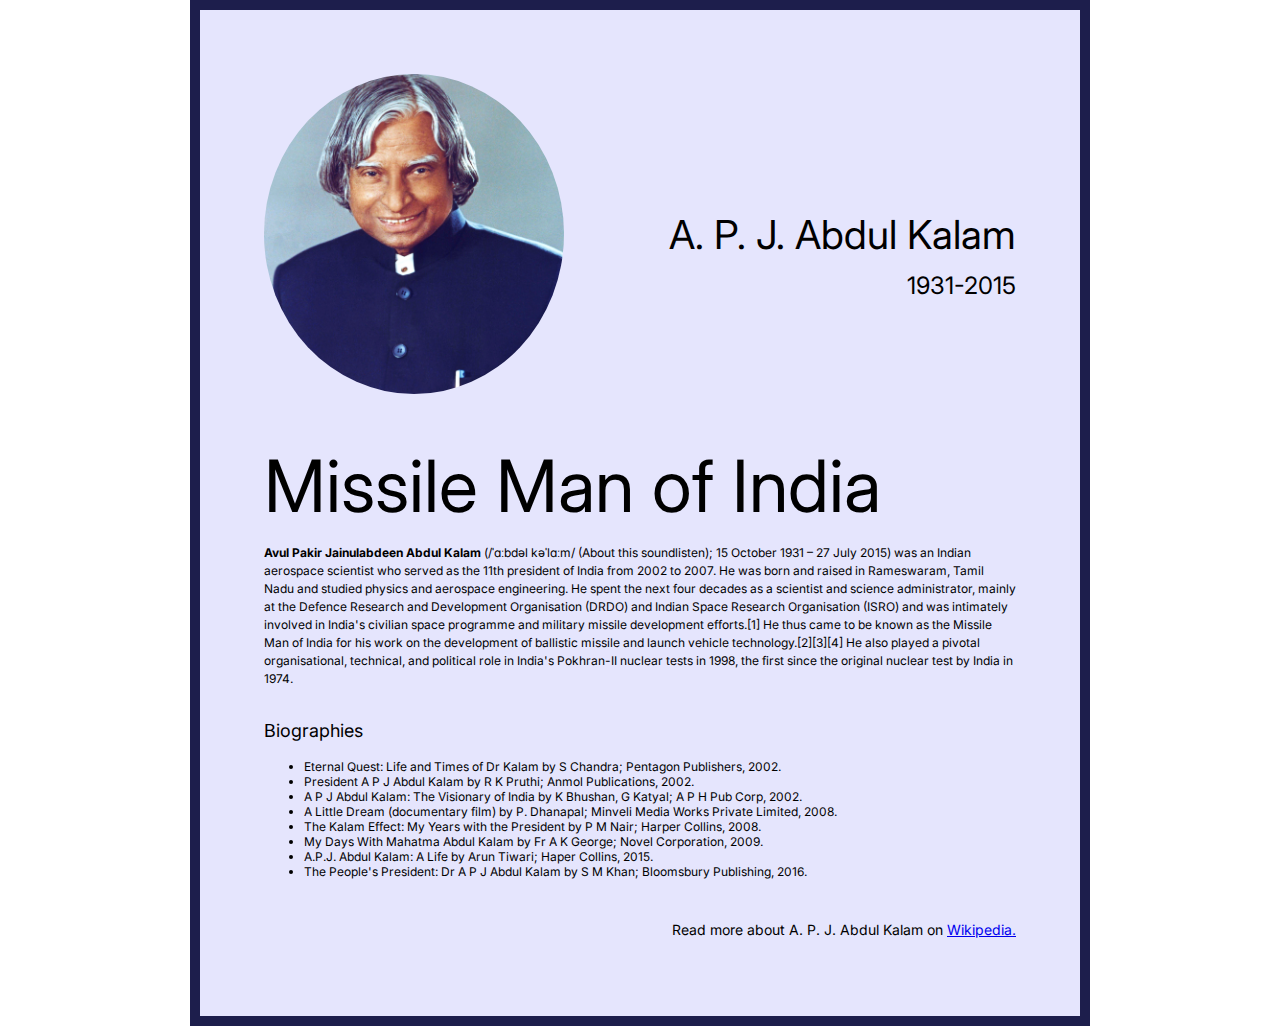
<file: 1st/index.html>
<!DOCTYPE html>
<html lang="en">
  <head>
    <meta charset="UTF-8" />
    <meta name="viewport" content="width=device-width, initial-scale=1.0" />
    <title>Document</title>
    <link rel="preconnect" href="https://fonts.googleapis.com" />
    <link rel="preconnect" href="https://fonts.gstatic.com" crossorigin />
    <link
      href="https://fonts.googleapis.com/css2?family=Inter:ital,opsz,wght@0,14..32,100..900;1,14..32,100..900&display=swap"
      rel="stylesheet"
    />
    <link rel="stylesheet" href="style.css" />
  </head>
  <body>
    <main>
      <div class="container">
        <div class="profile">
          <div class="profile-pic-container">
            <img src="images/apj.jpg" alt="" class="profile-pic" />
          </div>
          <div class="profile-text">
            <h2 class="profile-name">A. P. J. Abdul Kalam</h2>
            <p class="dates">1931-2015</p>
          </div>
        </div>
        <section class="content">
          <h1 class="content-title">Missile Man of India</h1>
          <p class="content-text">
            <strong>Avul Pakir Jainulabdeen Abdul Kalam</strong> (/ˈɑːbdəl kəˈlɑːm/ (About this
            soundlisten); 15 October 1931 – 27 July 2015) was an Indian
            aerospace scientist who served as the 11th president of India from
            2002 to 2007. He was born and raised in Rameswaram, Tamil Nadu and
            studied physics and aerospace engineering. He spent the next four
            decades as a scientist and science administrator, mainly at the
            Defence Research and Development Organisation (DRDO) and Indian
            Space Research Organisation (ISRO) and was intimately involved in
            India's civilian space programme and military missile development
            efforts.[1] He thus came to be known as the Missile Man of India for
            his work on the development of ballistic missile and launch vehicle
            technology.[2][3][4] He also played a pivotal organisational,
            technical, and political role in India's Pokhran-II nuclear tests in
            1998, the first since the original nuclear test by India in 1974.
          </p>
        </section>
        <section class="bio">
          <h3 class="bio-title">Biographies</h3>
          <ul class="bio-list">
            <li class="bio-list-item">
              Eternal Quest: Life and Times of Dr Kalam by S Chandra; Pentagon
              Publishers, 2002.
            </li>
            <li class="bio-list-item">
              President A P J Abdul Kalam by R K Pruthi; Anmol Publications,
              2002.
            </li>
            <li class="bio-list-item">
              A P J Abdul Kalam: The Visionary of India by K Bhushan, G Katyal;
              A P H Pub Corp, 2002.
            </li>
            <li class="bio-list-item">
              A Little Dream (documentary film) by P. Dhanapal; Minveli Media
              Works Private Limited, 2008.
            </li>
            <li class="bio-list-item">
              The Kalam Effect: My Years with the President by P M Nair; Harper
              Collins, 2008.
            </li>
            <li class="bio-list-item">
              My Days With Mahatma Abdul Kalam by Fr A K George; Novel
              Corporation, 2009.
            </li>
            <li class="bio-list-item">
              A.P.J. Abdul Kalam: A Life by Arun Tiwari; Haper Collins, 2015.
            </li>
            <li class="bio-list-item">
              The People's President: Dr A P J Abdul Kalam by S M Khan;
              Bloomsbury Publishing, 2016.
            </li>
          </ul>
        </section>
        <footer>
          <p class="read-more">
            Read more about A. P. J. Abdul Kalam on
            <a href="https://en.wikipedia.org/wiki/A._P._J._Abdul_Kalam"
              >Wikipedia.</a
            >
          </p>
        </footer>
      </div>
    </main>
  </body>
</html>
</file>
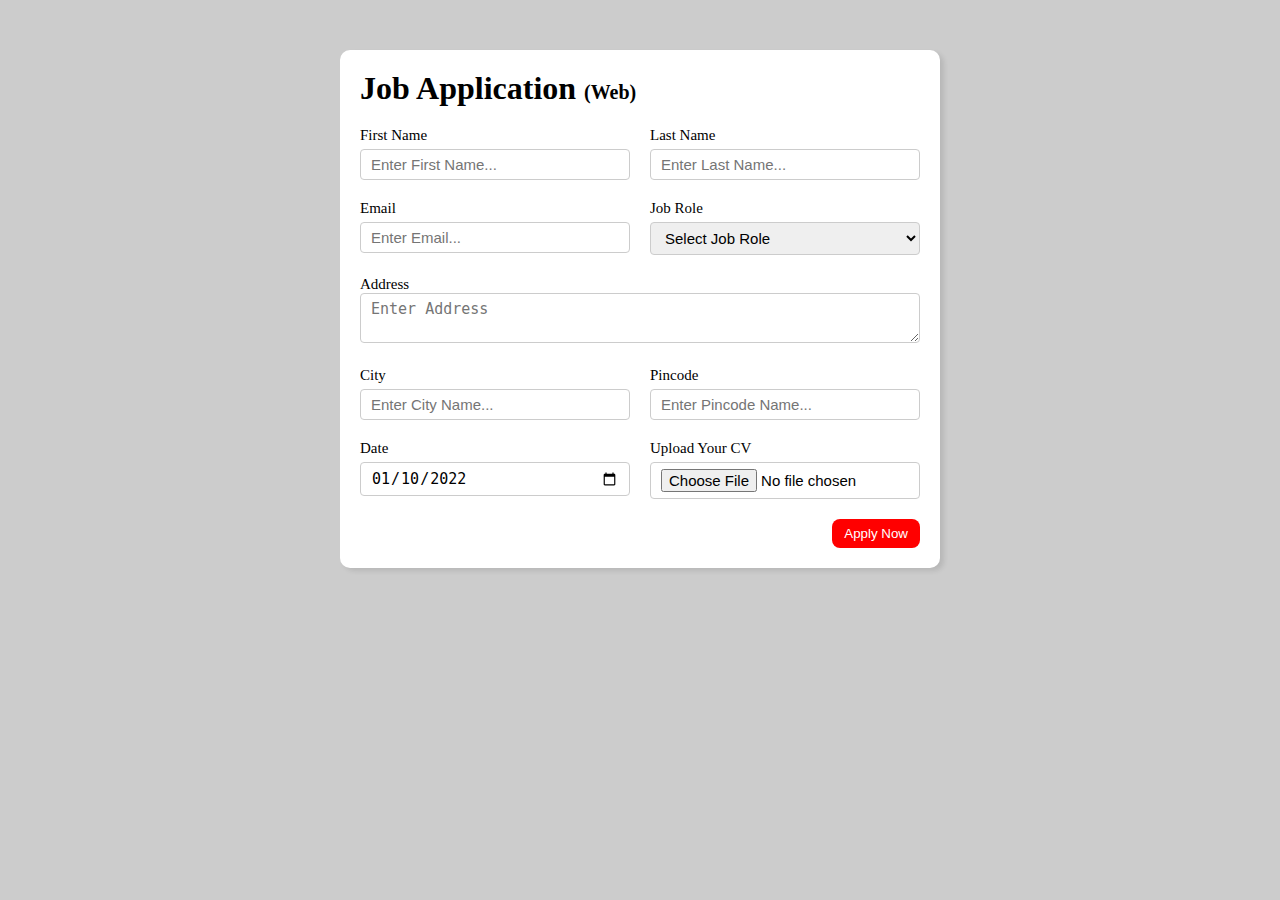
<file: 2nd/index.html>
<!DOCTYPE html>
<html lang="en">
  <head>
    <meta charset="UTF-8" />
    <meta http-equiv="X-UA-Compatible" content="IE=edge" />
    <meta name="viewport" content="width=device-width, initial-scale=1.0" />
    <title>Job Application Form</title>
    <link rel="preconnect" href="https://fonts.googleapis.com" />
    <link rel="preconnect" href="https://fonts.gstatic.com" crossorigin />
    <link
      href="https://fonts.googleapis.com/css2?family=Inter:ital,opsz,wght@0,14..32,100..900;1,14..32,100..900&display=swap"
      rel="stylesheet"
    />
    <!-- <link rel="stylesheet" href="style.css" /> -->
     <link rel="stylesheet" href="grid.css">
  </head>
  <body>
    <main>
      <div class="container">
        <div class="apply_box">
          <h1 class="site-title">
            Job Application
            <span class="title_small">(Web)</span>
          </h1>
          <form action="">
            <div class="form_container">
              <div class="form_control">
                <label for="first_name"> First Name </label>
                <input
                  id="first_name"
                  name="first_name"
                  placeholder="Enter First Name..."
                />
              </div>
              <div class="form_control">
                <label for="last_name"> Last Name </label>
                <input
                  id="last_name"
                  name="last_name"
                  placeholder="Enter Last Name..."
                />
              </div>
              <div class="form_control">
                <label for="email"> Email </label>
                <input
                  type="email"
                  id="email"
                  name="email"
                  placeholder="Enter Email..."
                />
              </div>
              <div class="form_control">
                <label for="job_role"> Job Role </label>
                <select id="job_role" name="job_role">
                  <option value="">Select Job Role</option>
                  <option value="frontend">Frontend Developer</option>
                  <option value="backend">Backend Developer</option>
                  <option value="full_stack">Full Stack Developer</option>
                  <option value="ui_ux">UI UX Designer</option>
                </select>
              </div>
              <div class="textarea_control">
                <label for="address"> Address </label>
                <textarea
                  id="address"
                  name="address"
                  row="4"
                  cols="50"
                  placeholder="Enter Address"
                ></textarea>
              </div>
              <div class="form_control">
                <label for="city"> City </label>
                <input id="city" name="city" placeholder="Enter City Name..." />
              </div>
              <div class="form_control">
                <label for="pincode"> Pincode </label>
                <input
                  type="number"
                  id="pincode"
                  name="pincode"
                  placeholder="Enter Pincode Name..."
                />
              </div>
              <div class="form_control">
                <label for="date"> Date </label>
                <input value="2022-01-10" type="date" id="date" name="date" />
              </div>
              <div class="form_control">
                <label for="upload"> Upload Your CV </label>
                <input type="file" id="upload" name="upload" />
              </div>
            </div>
            <div class="button_container">
              <button type="submit">Apply Now</button>
            </div>
          </form>
        </div>
      </div>
    </main>
  </body>
</html>
</file>
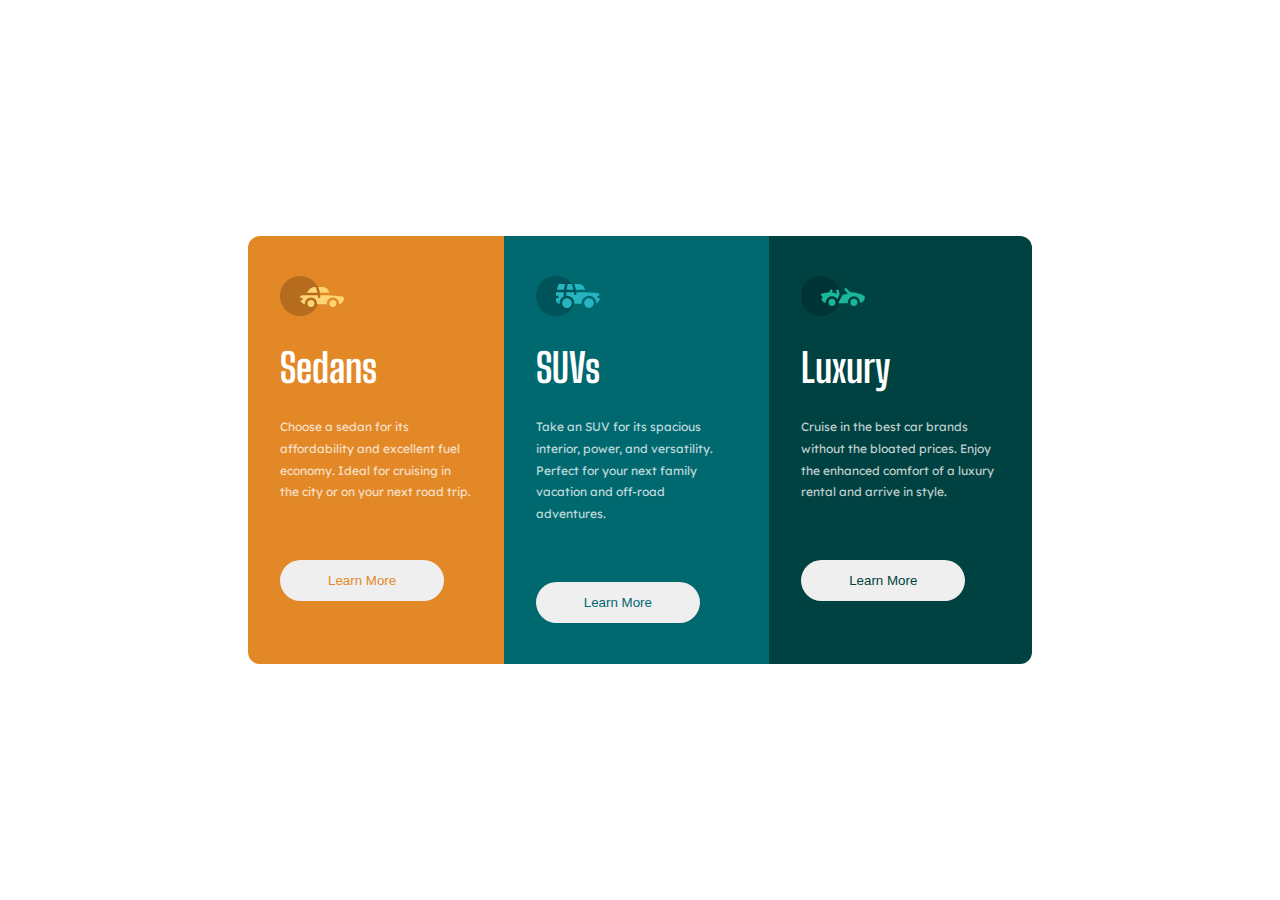
<file: 3-column-preview-card-component-main (1)/3-column-preview-card-component-main/index.html>
<!DOCTYPE html>
<html lang="en">
<head>
  <meta charset="UTF-8">
  <meta name="viewport" content="width=device-width, initial-scale=1.0"> <!-- displays site properly based on user's device -->

  <link rel="icon" type="image/png" sizes="32x32" href="./images/favicon-32x32.png">
  
  <title>Frontend Mentor | 3-column preview card component</title>
<link rel="stylesheet" href="style.css">
<link rel="preconnect" href="https://fonts.googleapis.com">
<link rel="preconnect" href="https://fonts.gstatic.com" crossorigin>
<link href="https://fonts.googleapis.com/css2?family=Lexend+Deca&display=swap" rel="stylesheet">
<link rel="preconnect" href="https://fonts.googleapis.com">
<link rel="preconnect" href="https://fonts.gstatic.com" crossorigin>
<link href="https://fonts.googleapis.com/css2?family=Big+Shoulders+Display:wght@700&family=Lexend+Deca&display=swap" rel="stylesheet">
</head>
<body>
  <main>
    <div class="container">
      <div class="cars one">
        <img src="./images/icon-sedans.svg" alt="" class="car-image">
<h2>Sedans</h2>
  <p>Choose a sedan for its affordability and excellent fuel economy. Ideal for cruising in the city 
  or on your next road trip.</p>
  <button class="learn-more">Learn More</button>
      </div>

      <div class="cars two">
        <img src="./images/icon-suvs.svg" alt="" class="car-image">
 <h2>SUVs</h2>
  <p>Take an SUV for its spacious interior, power, and versatility. Perfect for your next family vacation 
  and off-road adventures.</p>
  <button class="learn-more">Learn More</button>
      </div>

      <div class="cars three">
        <img src="./images/icon-luxury.svg" alt="" class="car-image">
  <h2>Luxury</h2>
  <p>Cruise in the best car brands without the bloated prices. Enjoy the enhanced comfort of a luxury 
  rental and arrive in style.</p>
  <button class="learn-more">Learn More</button>
      </div>
    </div>
  </main>

 
</body>
</html>
</file>
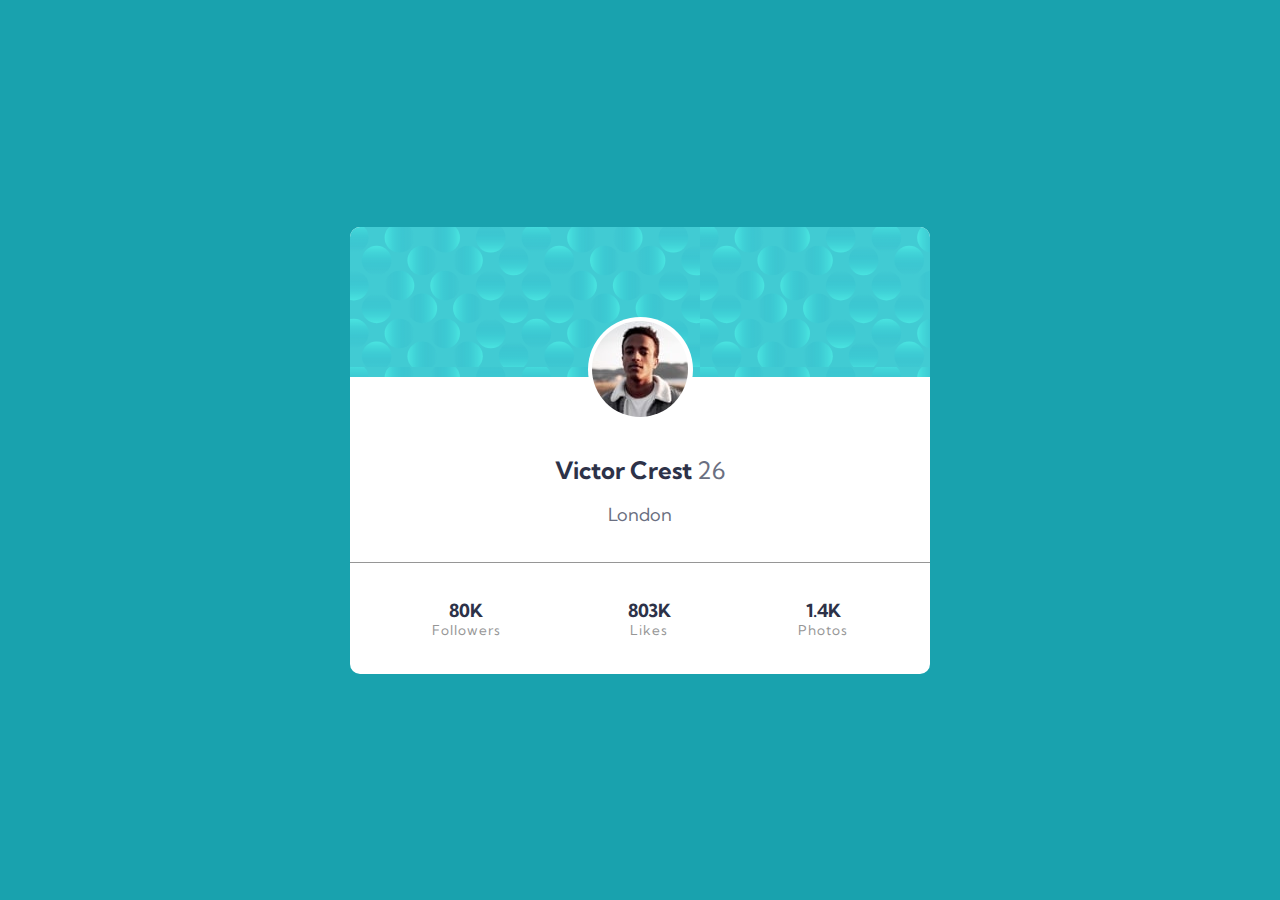
<file: profile-card-component-main/profile-card-component-main/index.html>
<!DOCTYPE html>
<html lang="en">
  <head>
    <meta charset="UTF-8" />
    <meta name="viewport" content="width=device-width, initial-scale=1.0" />
    <!-- displays site properly based on user's device -->

    <link
      rel="icon"
      type="image/png"
      sizes="32x32"
      href="./images/favicon-32x32.png"
    />
    <title>Frontend Mentor | Profile card component</title>
    <link rel="preconnect" href="https://fonts.googleapis.com" />
    <link rel="preconnect" href="https://fonts.gstatic.com" crossorigin />
    <link
      href="https://fonts.googleapis.com/css2?family=Kumbh+Sans:wght@100..900&display=swap"
      rel="stylesheet"
    />
    <link rel="stylesheet" href="style.css" />
  </head>
  <body>
    <main>
      <div class="container">
        <div class="card">
          <div class="card-img">
            <div class="profile-img-container">
              <img
                src="images/image-victor.jpg"
                alt="Profile picture of Victor"
                class="profile-img"
              />
            </div>
          </div>
          <div class="card-text">
          <div class="profile-info">
              <p class="profile-name">
                Victor Crest <span class="age">26</span>
              </p>
              <p class="city">London</p>
            </div>
            <div class="stats">
              <div class="stat">
                <p class="number">80K <span class="label">Followers</span></p>
              </div>
              <div class="stat">
                <p class="number">803K <span class="label">Likes</span></p>
              </div>
              <div class="stat">
                <p class="number">1.4K <span class="label">Photos</span></p>
              </div>
            </div>
          </div>
        </div>
      </div>
    </main>
  </body>
</html>
</file>
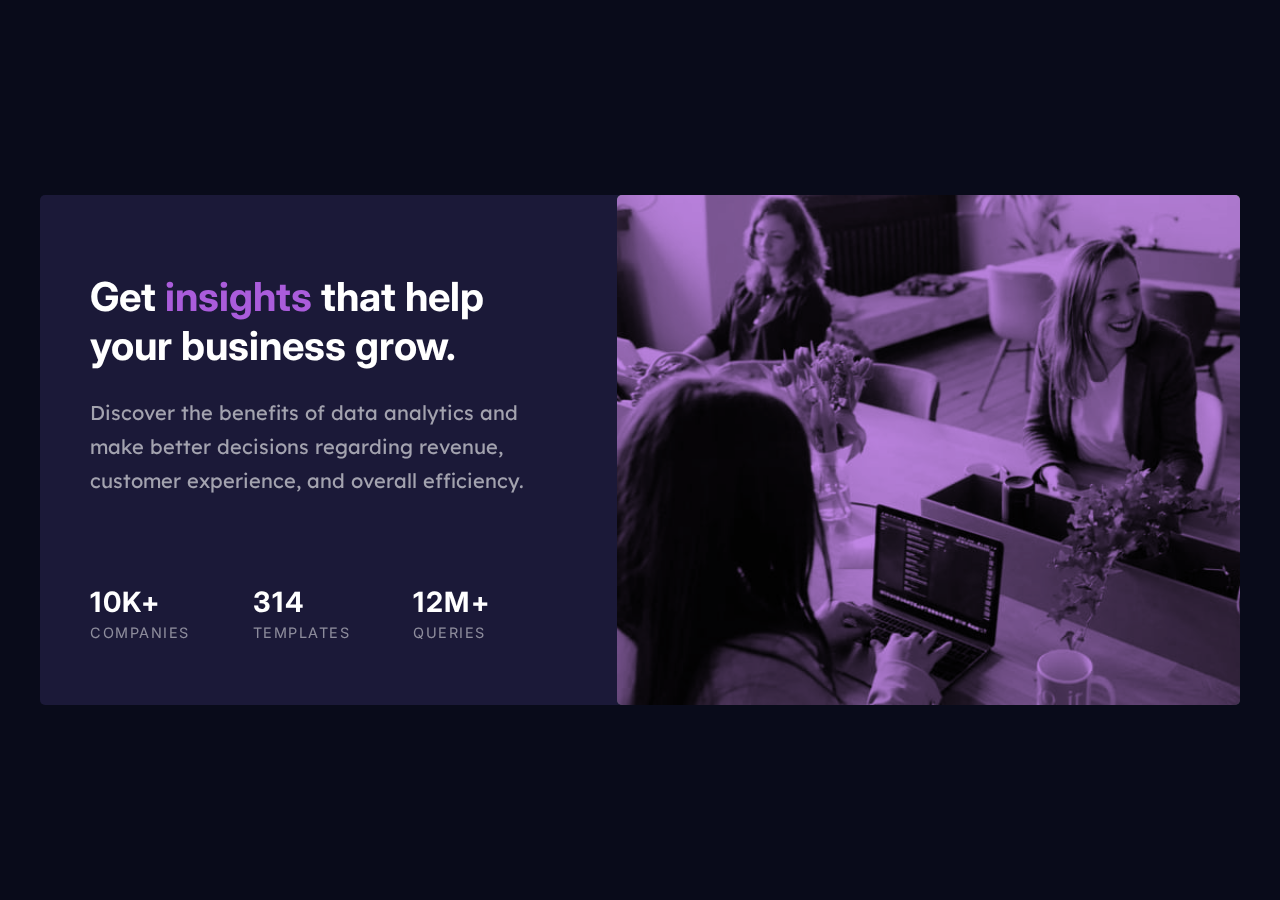
<file: stats-preview-card-component-main/stats-preview-card-component-main/index.html>
<!DOCTYPE html>
<html lang="en">
<head>
  <meta charset="UTF-8">
  <meta name="viewport" content="width=device-width, initial-scale=1.0"> <!-- displays site properly based on user's device -->

  <link rel="icon" type="image/png" sizes="32x32" href="./images/favicon-32x32.png">
  <title>Frontend Mentor | Stats preview card component</title>
    <link rel="preconnect" href="https://fonts.googleapis.com">
    <link rel="preconnect" href="https://fonts.gstatic.com" crossorigin>
    <link href="https://fonts.googleapis.com/css2?family=Inter:ital,opsz,wght@0,14..32,100..900;1,14..32,100..900&family=Lexend+Deca:wght@100..900&display=swap" rel="stylesheet">
    <link rel="stylesheet" href="style.css">
</head>
<body>

  <main>
    <div class="card">
      <div class="card-img"><img src="images/image-header-mobile.jpg" alt="meeting place with all women" >
      </div>
      <div class="card-text">
        <h1 class="card-heading">Get <span class="accent-text">insights</span> that help your business grow.</h1>
        <p class="main-text">
          Discover the benefits of data analytics and make better decisions regarding revenue, customer
          experience, and overall efficiency.
        </p>
        <div class="buisnesses">
          <p class="companies"><span>10k+</span> companies</p>
          <p class="templates"><span>314 </span> templates</p>
          <p class="queries"><span>12m+</span> queries</p>
        </div>
      </div>
    </div>
  </main>

  <!-- <div class="attribution">
    Challenge by <a href="https://www.frontendmentor.io?ref=challenge" target="_blank">Frontend Mentor</a>. 
    Coded by <a href="#">Your Name Here</a>.
  </div> -->
</body>
</html>
</file>
<file: 1st/style.css>
*{
    box-sizing: border-box;
}
body{
    margin: 0;
    font-size: 1rem;
    font-family: "Inter", sans-serif;
}
img{
    width: 100%;
}
/* container */
.container{
    max-width: 900px;
    margin: 0 auto;
    padding: 4em;
    background-color: #E5E5FD;
    border: 10px solid #1D1E4C;
}

/* Profile container */
.profile{
    display: flex;
    justify-content: space-between;
    align-items: center;
    flex-direction: column;
}
.profile-pic-container{
    width: 300px;
    height: 320px;
}
.profile-pic{
    height: 100%;
    width: 100%;
    object-fit: cover;
    border-radius: 50%;
}
.profile-text{
    margin-top: 2em;
    display: flex;
    flex-direction: column;
    align-items: center;
    justify-content: space-around;
}
.profile-name{
    font-size: 2.5rem;
    font-weight: 400;
    text-align: center;
    margin-bottom: 0;
}
.dates{
    margin-top: .5em;
    font-size: 1.5rem;
}

/* content container  */

.content-title{
    font-size: 2.5rem;
    font-weight: 400;
    text-align: center;
    margin-bottom: .2em;
}
.content-text{
    margin-top: 0;
    line-height: 1.5;
    letter-spacing: 1;
    font-size: 0.75rem;
}

/* bio container */
.bio{
    margin-top: 2em;
}
.bio-title{
    font-size: 1.125rem;
    font-weight: 400;
}
.bio-list{
    font-size: 0.75rem;
}

/* footer */
footer{
    margin-top: 3em;
    margin-left: auto;
    width: fit-content;
    font-size: 0.875rem;
}


/* media queries */
@media (min-width:800px) {
    .profile{
        flex-direction: row;
    }
    .profile-text{
        align-items: end;
    }
    .content-title{
        font-size: 4.5rem;
        text-align: left;
    }
}
</file>
<file: 2nd/style.css>
*{box-sizing: border-box;}
body{
    margin: 0;
    font-size: 1rem;
    font-family: 'Inter',sans-serif;
    background: #A9A9A9;
}
/* Typograpghy */
.site-title{
    margin-top: 0;
    font-size: 3.56rem;
    font-weight: 500;
}
.title_small{
    font-size: 2.25rem ;
    color:#04175A;
}
/* container */
.container{
    max-width: 900px;
    margin: 0 auto;
}
/* apply box */
.apply_box{
    background: #fff;
    padding: 1em;
}

/* form  container */
.form_container{
    display: flex;
    flex-wrap: wrap;
    gap: 10px;
}
.form_control input , label{
    display: block;
}
.form_control input{
    font-family: inherit;
    border: 1px solid #A9A9A9;
    border-radius: 5px;
}
.form_control{
    flex: 1 1 45%;
    display: flex;
    flex-direction: column;
    font-size: 1.125rem;
    font-weight:500 ;
    gap: 5px;
}
.textarea_control{
    flex-basis: 100%;
}
textarea{
    padding: 1em;
    margin-top: .5em;
    min-height: 100px;
    width: 100%;
}
.form_control  input ,select{
    padding: 1em 2em;
}
.button_container{
    margin-top: 1em;
    display: flex;
    justify-content: end;
}
button{
    font-size: 1.5rem;
    background-color: #ff0000;
    color: #fff;
    border-radius: 5px;
    border: none;
    padding: .2em .5em;
}
</file>
<file: 2nd/grid.css>
* {
    margin: 0;
    padding: 0;
    box-sizing: border-box;
  }
  
  body {
    background-color: #ccc;
  }
  .container {
    max-width: 900px;
    margin: 0 auto;
  }
  
  .apply_box {
    max-width: 600px;
    padding: 20px;
    background-color: white;
    margin: 0 auto;
    margin-top: 50px;
    box-shadow: 4px 3px 5px rgba(1, 1, 1, 0.1);
    border-radius: 10px;
  }
  
  .title_small {
    font-size: 20px;
  }
  
  .form_container {
    margin-top: 20px;
    display: grid;
    grid-template-columns: repeat(auto-fit, minmax(200px, 1fr));
    gap: 20px;
  }
  .form_control {
    display: flex;
    flex-direction: column;
  }
  
  label {
    font-size: 15px;
    margin-bottom: 5px;
  }
  
  input,
  select,
  textarea {
    padding: 6px 10px;
    border: 1px solid #ccc;
    border-radius: 4px;
    font-size: 15px;
  }
  
  input:focus {
    outline-color: red;
  }
  
  .button_container {
    display: flex;
    justify-content: flex-end;
    margin-top: 20px;
  }
  button {
    background-color: red;
    border: transparent solid 2px;
    padding: 5px 10px;
    color: white;
    border-radius: 8px;
    transition: 0.3s ease-in;
  }
  button:hover {
    background-color: #ccc;
    border: 2px solid red;
    color: black;
    transition: 0.3s ease-out;
    cursor: pointer;
  }
  .textarea_control {
    grid-column: 1 / span 2;
  }
  .textarea_control textarea {
    width: 100%;
  }
  
  @media (max-width: 460px) {
    .textarea_control {
      grid-column: 1 / span 1;
    }
  } ;
</file>
<file: 3-column-preview-card-component-main (1)/3-column-preview-card-component-main/style.css>
*{
padding: 0;
margin: 0;    
}
main{
    height: 100vh;
    display: flex;
    justify-content: center;
    align-items: center;
    color: white;
    font-family: 'Lexend Deca', sans-serif;
}
.container{
    display: flex;
    padding: 2rem;
    max-width: 49rem;
    height:26.7rem;
    border-radius: 18px;
}
.cars{
   padding: 2.5rem 2rem;
}
.cars h2{
    margin: 1.5rem 0px;
    font-size: 2.5rem;
    font-family: 'Big Shoulders Display', sans-serif;
}
.one{
    background-color: hsl(31, 77%, 52%);
    border-radius: 12px 0px 0px 12px;
}
.two{
   background-color: hsl(184, 100%, 22%);
}
.three{
    background-color: hsl(179, 100%, 13%);
    border-radius: 0px 12px 12px 0px;
}
.cars p{
    font-size: 12px;
    color:  hsla(0, 0%, 100%, 0.75);
    line-height: 1.8;
    margin-bottom: 3.6rem;
}
.learn-more{
    text-align: center;
    border: none;
    padding: 0.8rem 3rem;
    border-radius: 50px;
}
.one button{
    color:hsl(31, 77%, 52%);
}
.two button{
    color: hsl(184, 100%, 22%);
}
.three button{
    color:hsl(179, 100%, 13%);
}


@media (max-width:650px){
    .container{
        flex-direction: column;
    }
    .one{
        border-radius: 12px 12px 0px 0px;
    }
    .three{
        border-radius: 0px 0px 12px 12px;
    }
}
</file>
<file: profile-card-component-main/profile-card-component-main/style.css>
*,*::after,*::before{
    box-sizing: border-box;
}
body{
    margin: 0;
    font-size: 1.125rem;
    background: hsl(185, 75%, 39%);
    font-family: "Kumbh Sans", sans-serif;
    color: hsl(229, 23%, 23%);
}

/* Typography */

/* layout */
.container{
    height: 100vh;
    width: 100%;
    margin: 0 auto;
    max-width: 800px;
    padding: 1em;
    display: flex;
    justify-content: center;
    align-items: center;
}
.card{
    background: #fff;
    border-radius: 10px;
    width: 100%;
    display: flex;
    flex-direction: column;
    max-width: 580px;
}
.card-img{
    background: url('images/bg-pattern-card.svg');
    border-top-left-radius: 10px;
    border-top-right-radius: 10px;
    display: flex;
    justify-content: center;
    align-items: end;
    background-color: #fff;
    justify-content: center;
    min-height: 150px;
    position: relative;
}
.profile-img-container{
    position: absolute;
    bottom: -30%;
    padding: .25em;
    border-radius: 50%;
    background: #fff;
    display: flex;
    justify-content: center;
    align-items: center;
}
.profile-img{
    width: 100%;
    border-radius: 50%;
    object-fit: cover;
}

.profile-info{
    padding:1em;
    margin-top: 2em;
    display: flex;
    flex-direction: column;
    align-items: center;
}
.profile-name{
    font-weight: 700;
    font-size: 1.5rem;
    margin-bottom: 0;
}
.age,.city{
    font-weight: 400;   
    color: hsl(227, 10%, 46%);
}
.stats{
    border-top: 1px solid hsl(0, 0%, 59%);
    display: flex;
    justify-content: space-around;
    text-align: center;
    padding: 1em;
}
.stat{
    font-weight: 700;
}
.label{
    font-weight: 400;
    display: block;
    font-size: 0.85rem;
    letter-spacing: 1px;
    color: hsl(0, 0%, 59%);
}
</file>
<file: stats-preview-card-component-main/stats-preview-card-component-main/style.css>
*,
*::after ,
*::before{
 box-sizing: border-box;   
}
body{
    margin: 0;
    font-size: 0.938rem;
    background-color: hsl(233, 47%, 7%);
}
img{
    width: 100%;
}
/* Typography */
/* font-family: "Inter", sans-serif;
font-family: "Lexend Deca", sans-serif; */
.card-heading{
    font-family: "Inter", sans-serif;
    font-weight: 700;
    font-size: 1.5rem;
    color: hsl(0, 0%, 100%);   
}
.accent-text{
    color:hsl(277, 64%, 61%) ;
}
.main-text{
    color: hsla(0, 0%, 100%,0.6);  
    line-height: 1.7;
    font-family: "Lexend Deca", sans-serif; 
}
/* Layout */
main{
    width: 100%;
    height: 100vh;
    display: flex;
    justify-content: center;
    align-items: center;
}
.card{
    display: flex;
    flex-direction: column;
    justify-content: space-between;
    background: hsl(244, 38%, 16%);
    max-width: 1200px;
    border-radius: 5px;
    margin: 0  1.25em;
}
.card-text{
    text-align: center;
    padding: 1em;
}
.card-img {
    position: relative;
    border-radius: 5px;
    overflow: hidden;
  }
  
  .card-img::before {
    content: "";
    position: absolute;
    top: 0;
    left: 0;
    width: 100%;
    height: 100%;
    background-color: hsl(277, 64%, 61%);
    mix-blend-mode: multiply;
    opacity: 0.75;
    z-index: 2;
  }
  
  .card-img img {
    width: 100%;
    min-height: 100%;
    display: block;
    height: auto;
    object-fit: cover;
    position: relative;
    z-index: 1;
  }
  
.buisnesses{
    font-family: "Inter", sans-serif;
    margin-top: 2em;
    color: hsla(0, 0%, 100%,0.5);   
    text-transform: uppercase;
    letter-spacing: 1.5px;
    font-size: 0.75rem;
    display: flex;
    flex-direction: column;
    justify-content: space-between;
}
.buisnesses span{
    font-size: 1.25rem;
    color:hsl(0, 0%, 100%);
    font-weight: 700;
    display: block;
    margin-bottom: 5px;
}

@media (min-width:850px) {
    body{
        font-size: 1.25rem;
    }
    .card-heading{
        font-size: 2.5rem;
        color: hsl(0, 0%, 100%);   
    }
    /* Layout */
    .card{
        flex-direction: row;
    }
    .card-text{
        order: -1;
        text-align: left;
        width: 50%;
        padding: 2.5em;
    }
    .card-img {
        position: relative;
        border-radius: 5px;
        overflow: hidden;
      }
      
      .card-img::before {
        content: "";
        position: absolute;
        top: 0;
        left: 0;
        width: 100%;
        height: 100%;
        background-color: hsl(277, 64%, 61%);
        mix-blend-mode: multiply;
        opacity: 0.75;
        z-index: 2;
      }
      
      .card-img img {
        width: 100%;
        display: block;
        height: auto;
        object-fit: cover;
        position: relative;
        z-index: 1;
      }
      
    .buisnesses{
        margin-top: 5em;
        max-width: 400px;
        font-size: 0.9rem;
        gap:10px;
        flex-direction: row;
    }
    .buisnesses span{
        font-size: 1.75rem;
        color:hsl(0, 0%, 100%);
        font-weight: 700;
        display: block;
        margin-bottom: 5px;
    }
}
</file>
